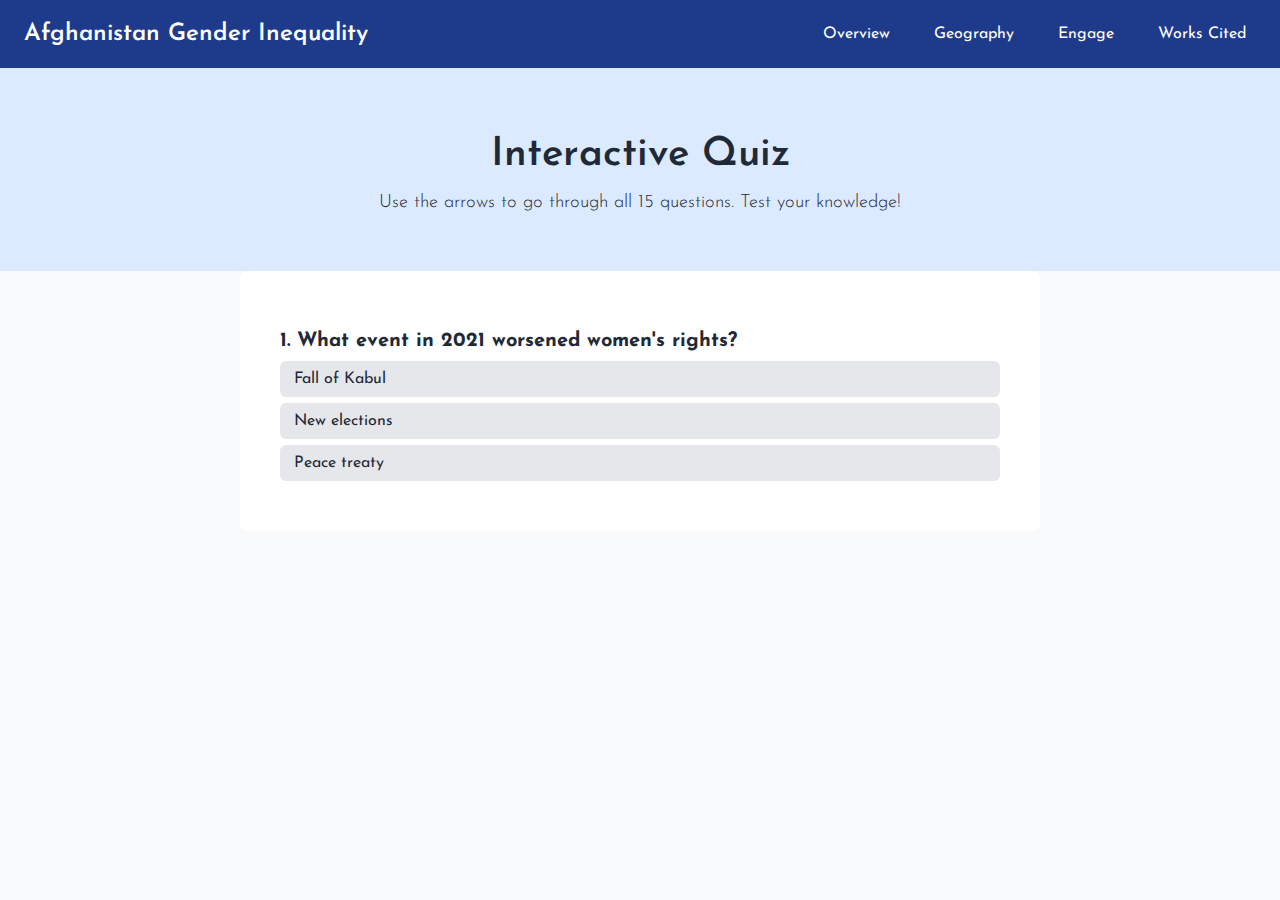
<file: quiz.html>
<!DOCTYPE html>
<html lang="en">
<head>
    <meta charset="UTF-8" />
    <meta name="viewport" content="width=device-width, initial-scale=1.0" />
    <title>Quiz - Afghanistan Gender Inequality</title>
    <link href="https://fonts.googleapis.com/css2?family=Josefin+Sans:wght@300;400;600&display=swap" rel="stylesheet">
    <link href="style.css" rel="stylesheet" />
    <style>
        .quiz-wrapper {
          max-width: 800px;
          margin: 0 auto;
          position: relative;
        }

        .quiz-container {
          padding: 20px;
          overflow: hidden;
          position: relative;
          background: white;
          border-radius: 8px;
        }

        .quiz-track {
          display: flex;
          transition: transform 0.5s ease-in-out;
        }

        .question-slide {
          min-width: 100%;
          box-sizing: border-box;
          padding: 20px;
          animation: fadeUp 0.8s ease both;
        }

        .question-slide h3 {
          font-size: 1.25rem;
          margin-bottom: 10px;
        }

        .option {
          display: block;
          margin: 6px 0;
          padding: 10px 14px;
          border-radius: 6px;
          background: #e5e7eb;
          cursor: pointer;
          transition: background 0.3s ease;
        }

        .option:hover {
          background: #c7d2fe;
        }

        .feedback {
          margin-top: 10px;
          font-weight: bold;
        }

        .carousel-button {
          position: absolute;
          top: 58.5%;
          background-color: rgba(30, 58, 138, 0.9);
          color: white;
          border: none;
          font-size: 2rem;
          padding: 8px 14px;
          cursor: pointer;
          z-index: 100;
          border-radius: 6px;
          transition: all 0.3s ease;
          box-shadow: 0 4px 8px rgba(0, 0, 0, 0.15);
          opacity: 0;
        }

        .carousel-button.left {
          left: -10px;
          animation: fadeSlideLeft 0.8s ease-out 0.4s forwards;
        }

        .carousel-button.right {
          right: -10px;
          animation: fadeSlideRight 0.8s ease-out 0.4s forwards;
        }

        .carousel-button:hover {
          transform: translateY(-50%) scale(1.1);
          background-color: rgba(30, 58, 138, 1);
          box-shadow: 0 0 12px rgba(59, 130, 246, 0.6);
        }

        @keyframes fadeSlideLeft {
          from { opacity: 0; transform: translateX(-30px) translateY(-50%); }
          to { opacity: 1; transform: translateX(0) translateY(-50%); }
        }

        @keyframes fadeSlideRight {
          from { opacity: 0; transform: translateX(30px) translateY(-50%); }
          to { opacity: 1; transform: translateX(0) translateY(-50%); }
        }

        .score {
          text-align: center;
          font-size: 1.3rem;
          font-weight: bold;
          color: #1e3a8a;
          margin-top: 20px;
        }

        .restart-container {
          display: none;
          justify-content: center;
          margin-top: 10px;
        }

        #restart-btn {
          padding: 10px 20px;
          background-color: #1e3a8a;
          color: white;
          border: none;
          border-radius: 6px;
          cursor: pointer;
          font-size: 1rem;
        }

        #restart-btn:hover {
          background-color: #3749ab;
        }
    </style>
</head>
<body>

<nav class="navbar">
    <div class="logo">Afghanistan Gender Inequality</div>
    <ul class="nav-links">
        <li class="dropdown">
            <a href="#">Overview</a>
            <ul class="dropdown-content">
                <li><a href="index.html">Home</a></li>
                <li><a href="education.html">Education</a></li>
                <li><a href="workplace.html">Workplace</a></li>
            </ul>
        </li>
        <li class="dropdown">
            <a href="#">Geography</a>
            <ul class="dropdown-content">
                <li><a href="population.html">Population</a></li>
                <li><a href="urbanrural.html">Urban vs Rural</a></li>
                <li><a href="stats.html">Dashboard</a></li>
            </ul>
        </li>
        <li class="dropdown">
            <a href="#">Engage</a>
            <ul class="dropdown-content">
                <li><a href="quiz.html">Quiz</a></li>
                <li><a href="videos.html">Videos</a></li>
                <li><a href="takeaction.html">Take Action</a></li>
            </ul>
        </li>
        <li><a href="sources.html">Works Cited</a></li>
    </ul>
</nav>


<header class="hero">
    <h1>Interactive Quiz</h1>
    <p>Use the arrows to go through all 15 questions. Test your knowledge!</p>
</header>

<div class="quiz-wrapper">
    <button class="carousel-button left" onclick="moveSlide(-1)">❮</button>

    <main class="quiz-container">
        <div class="quiz-track" id="quizTrack"></div>
    </main>

    <button class="carousel-button right" onclick="moveSlide(1)">❯</button>
</div>

<div class="score" id="finalScore" style="display:none;"></div>
<div class="restart-container" id="restartContainer">
    <button id="restart-btn" onclick="restartQuiz()">Restart Quiz</button>
</div>

<script>
    const questions = [
      { q: "What event in 2021 worsened women's rights?", options: ["Fall of Kabul", "New elections", "Peace treaty"], answer: 0 },
      { q: "Girls are banned from what?", options: ["Driving", "University", "Internet"], answer: 1 },
      { q: "Who warned of 5% GDP loss?", options: ["FIFA", "UNDP", "NASA"], answer: 1 },
      { q: "What trend results from low female education?", options: ["Low birth rate", "Youth bulge", "More jobs"], answer: 1 },
      { q: "Which jobs are banned for women?", options: ["IT", "Teaching, government", "Farming"], answer: 1 },
      { q: "Who often enforces Taliban rules?", options: ["Women", "International groups", "Religious police"], answer: 2 },
      { q: "What is a mahram?", options: ["Guard dog", "Male guardian", "Travel ban"], answer: 1 },
      { q: "Which index measures gender inequality?", options: ["GDP", "GII", "HDI"], answer: 1 },
      { q: "Taliban's control impacts mostly...", options: ["Men", "Girls and women", "Tourists"], answer: 1 },
      { q: "Secret schools exist because...", options: ["Kids like it", "No teachers", "Education is banned"], answer: 2 },
      { q: "What is Afghanistan's HDI level?", options: ["High", "Medium", "Low"], answer: 2 },
      { q: "Which population group is largest?", options: ["Seniors", "Children/Youth", "Immigrants"], answer: 1 },
      { q: "What's restricted for women in rural areas?", options: ["Phones", "Water", "Healthcare and school access"], answer: 2 },
      { q: "Educating girls improves...", options: ["Oil exports", "Military", "Economy and development"], answer: 2 },
      { q: "What's a key human geography concept here?", options: ["Globalization", "Spatial inequality", "Plate tectonics"], answer: 1 }
    ];

    const track = document.getElementById("quizTrack");
    const scoreEl = document.getElementById("finalScore");
    const restartBtn = document.getElementById("restart-btn");
    const restartContainer = document.getElementById("restartContainer");
    let currentSlide = 0;
    let score = 0;
    let answered = new Array(questions.length).fill(false);

    questions.forEach((q, index) => {
      const slide = document.createElement("div");
      slide.className = "question-slide";
      slide.innerHTML = `
        <h3>${index + 1}. ${q.q}</h3>
        ${q.options.map((opt, i) =>
          `<div class="option" onclick="checkAnswer(${index}, ${i}, this)">${opt}</div>`).join("")}
        <div class="feedback" id="feedback-${index}"></div>
      `;
      track.appendChild(slide);
    });

    function checkAnswer(index, selected, el) {
      const correct = questions[index].answer;
      const feedback = document.getElementById(`feedback-${index}`);
      if (!answered[index]) {
        if (selected === correct) {
          score++;
          feedback.textContent = "✅ Correct!";
          feedback.style.color = "green";
        } else {
          feedback.textContent = "❌ Incorrect. Try again!";
          feedback.style.color = "red";
        }
        answered[index] = true;
      }

      if (answered.every(a => a)) {
        const percent = Math.round((score / questions.length) * 100);
        let message = "";
        if (percent < 50) message = "You need to learn more about gender inequality.";
        else if (percent < 75) message = "You have some common knowledge on the topic.";
        else if (percent < 90) message = "You have pretty decent knowledge!";
        else message = "You have advanced knowledge!";

        scoreEl.innerHTML = `🎉 Final Score: ${percent}% (${score}/${questions.length})<br>${message}`;
        scoreEl.style.display = "block";
        restartContainer.style.display = "flex";
      }
    }

    function moveSlide(dir) {
      const total = questions.length;
      currentSlide += dir;
      if (currentSlide < 0) currentSlide = 0;
      if (currentSlide >= total) currentSlide = total - 1;
      track.style.transform = `translateX(-${currentSlide * 100}%)`;
    }

    function restartQuiz() {
      score = 0;
      currentSlide = 0;
      answered.fill(false);
      track.style.transform = `translateX(0%)`;
      document.querySelectorAll('.feedback').forEach(el => el.textContent = '');
      scoreEl.style.display = "none";
      restartContainer.style.display = "none";
    }
</script>

</body>
</html>
</file>
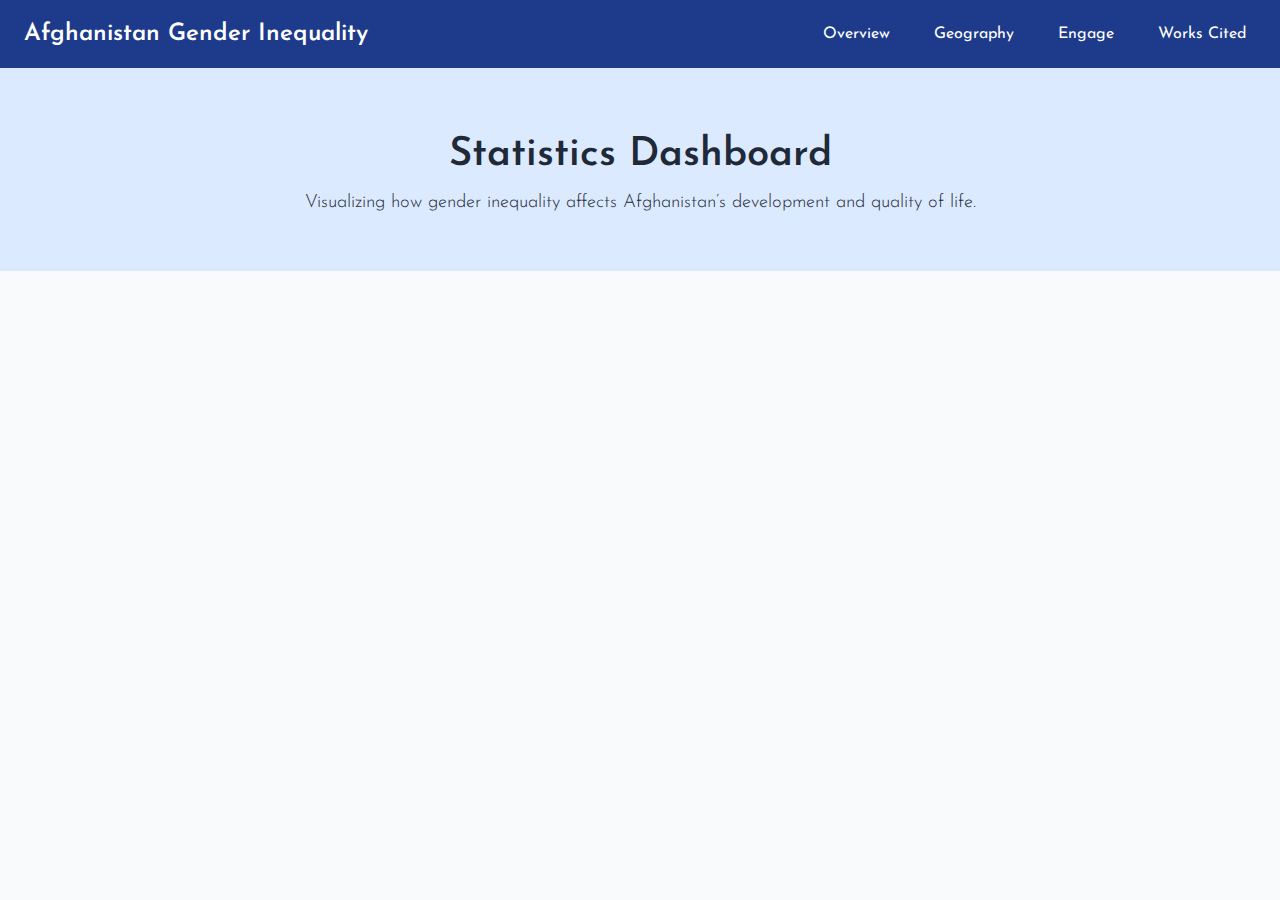
<file: stats.html>
<!DOCTYPE html>
<html lang="en">
<head>
    <meta charset="UTF-8" />
    <meta name="viewport" content="width=device-width, initial-scale=1.0" />
    <title>Statistics Dashboard - Afghanistan Gender Inequality</title>
    <link href="https://fonts.googleapis.com/css2?family=Josefin+Sans:wght@300;400;600&display=swap" rel="stylesheet">
    <link href="style.css" rel="stylesheet" />
</head>
<body class="bg-gray-50 text-gray-800">

<nav class="navbar">
    <div class="logo">Afghanistan Gender Inequality</div>
    <ul class="nav-links">
        <li class="dropdown">
            <a href="#">Overview</a>
            <ul class="dropdown-content">
                <li><a href="index.html">Home</a></li>
                <li><a href="education.html">Education</a></li>
                <li><a href="workplace.html">Workplace</a></li>
            </ul>
        </li>
        <li class="dropdown">
            <a href="#">Geography</a>
            <ul class="dropdown-content">
                <li><a href="population.html">Population</a></li>
                <li><a href="urbanrural.html">Urban vs Rural</a></li>
                <li><a href="stats.html">Dashboard</a></li>
            </ul>
        </li>
        <li class="dropdown">
            <a href="#">Engage</a>
            <ul class="dropdown-content">
                <li><a href="quiz.html">Quiz</a></li>
                <li><a href="videos.html">Videos</a></li>
                <li><a href="takeaction.html">Take Action</a></li>
            </ul>
        </li>
        <li><a href="sources.html">Works Cited</a></li>
    </ul>
</nav>



<header class="hero">
    <h1>Statistics Dashboard</h1>
    <p>Visualizing how gender inequality affects Afghanistan’s development and quality of life.</p>
</header>

<main class="content">
    <section>
        <h2>Key Indicators</h2>
        <ul>
            <li><strong>HDI:</strong> 0.478 (Low Human Development)</li>
            <li><strong>Gender Inequality Index (GII):</strong> 0.655</li>
            <li><strong>Female Literacy Rate:</strong> ~30%</li>
            <li><strong>GDP per capita:</strong> ~$368 USD (World Bank est.)</li>
        </ul>
    </section>

    <section>
        <h2>Impact of Gender Inequality</h2>
        <p>Each of these stats reflects how excluding women from school and work affects the whole country. Literacy, income, and life expectancy are all lower where women's rights are suppressed.</p>
    </section>

    <section>
        <h2>Connection to Human Geography (Unit 7)</h2>
        <p>This relates to measuring development, including HDI and GII. Gender inequality directly lowers Afghanistan’s ranking and weakens the economy, education system, and health outcomes.</p>
    </section>
</main>

</body>
</html>
</file>
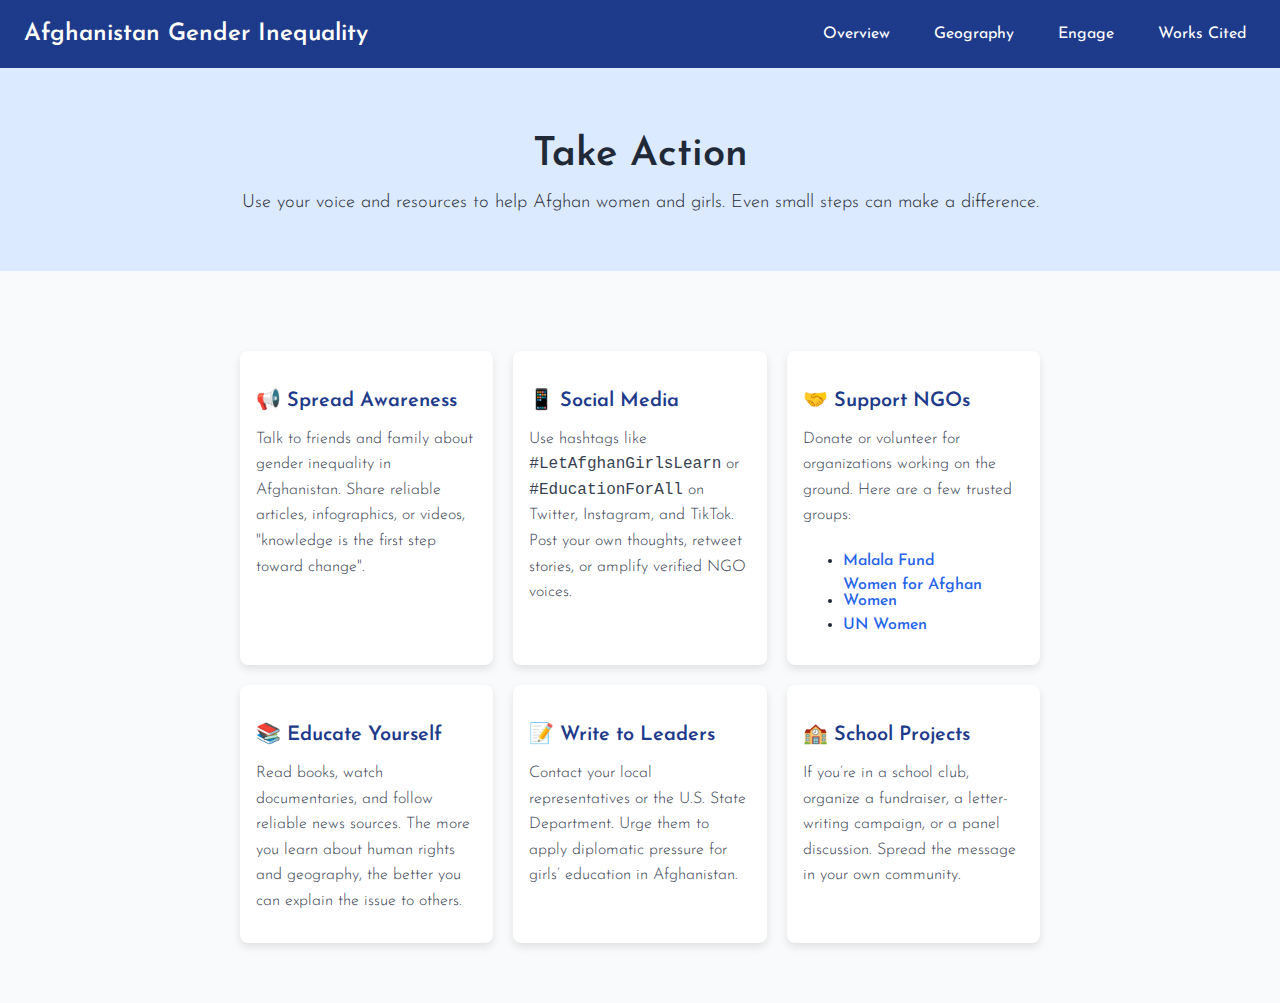
<file: takeaction.html>
<!DOCTYPE html>
<html lang="en">
<head>
    <meta charset="UTF-8" />
    <meta name="viewport" content="width=device-width, initial-scale=1.0" />
    <title>Take Action - Afghanistan Gender Inequality</title>
    <link href="https://fonts.googleapis.com/css2?family=Josefin+Sans:wght@300;400;600&display=swap" rel="stylesheet">
    <link rel="stylesheet" href="style.css" />

    <style>
        .action-section {
          max-width: 800px;
          margin: 40px auto;
          padding: 20px;
          animation: fadeUp 0.8s ease both;
        }

        .action-section h1 {
          font-size: 2rem;
          margin-bottom: 16px;
          text-align: center;
          font-weight: 600;
        }

        .action-grid {
          display: grid;
          grid-template-columns: repeat(auto-fit, minmax(240px, 1fr));
          gap: 20px;
          margin-top: 20px;
        }

        .action-card {
          background-color: #ffffff;
          border-radius: 8px;
          padding: 16px;
          box-shadow: 0 4px 8px rgba(0, 0, 0, 0.1);
          transition: transform 0.3s ease, box-shadow 0.3s ease;
        }
        .action-card:hover {
          transform: translateY(-4px);
          box-shadow: 0 8px 16px rgba(0, 0, 0, 0.15);
        }

        .action-card h3 {
          font-size: 1.25rem;
          margin-bottom: 8px;
          color: #1e3a8a;
          font-weight: 600;
        }

        .action-card p {
          font-size: 1rem;
          color: #374151;
          line-height: 1.6;
          font-weight: 300;
          margin-bottom: 12px;
        }

        .action-card a {
          display: inline-block;
          margin-top: 8px;
          color: #2563eb;
          text-decoration: none;
          font-weight: 500;
          transition: color 0.3s ease;
        }
        .action-card a:hover {
          color: #1e40af;
        }
    </style>
</head>
<body>

<nav class="navbar">
    <div class="logo">Afghanistan Gender Inequality</div>
    <ul class="nav-links">
        <li class="dropdown">
            <a href="#">Overview</a>
            <ul class="dropdown-content">
                <li><a href="index.html">Home</a></li>
                <li><a href="education.html">Education</a></li>
                <li><a href="workplace.html">Workplace</a></li>
            </ul>
        </li>
        <li class="dropdown">
            <a href="#">Geography</a>
            <ul class="dropdown-content">
                <li><a href="population.html">Population</a></li>
                <li><a href="urbanrural.html">Urban vs Rural</a></li>
                <li><a href="stats.html">Dashboard</a></li>
            </ul>
        </li>
        <li class="dropdown">
            <a href="#">Engage</a>
            <ul class="dropdown-content">
                <li><a href="quiz.html">Quiz</a></li>
                <li><a href="videos.html">Videos</a></li>
                <li><a href="takeaction.html">Take Action</a></li>
            </ul>
        </li>
        <li><a href="sources.html">Works Cited</a></li>
    </ul>
</nav>


<header class="hero">
    <h1>Take Action</h1>
    <p>Use your voice and resources to help Afghan women and girls. Even small steps can make a difference.</p>
</header>

<main class="action-section">
    <div class="action-grid">
        <!-- Card 1 -->
        <div class="action-card">
            <h3>📢 Spread Awareness</h3>
            <p>Talk to friends and family about gender inequality in Afghanistan. Share reliable articles, infographics, or videos, "knowledge is the first step toward change".</p>
        </div>

        <!-- Card 2 -->
        <div class="action-card">
            <h3>📱 Social Media</h3>
            <p>Use hashtags like <code>#LetAfghanGirlsLearn</code> or <code>#EducationForAll</code> on Twitter, Instagram, and TikTok. Post your own thoughts, retweet stories, or amplify verified NGO voices.</p>
        </div>

        <!-- Card 3 -->
        <div class="action-card">
            <h3>🤝 Support NGOs</h3>
            <p>Donate or volunteer for organizations working on the ground. Here are a few trusted groups:</p>
            <ul>
                <li><a href="https://www.malalafund.org/" target="_blank">Malala Fund</a></li>
                <li><a href="https://www.womenforafghanwomen.org/" target="_blank">Women for Afghan Women</a></li>
                <li><a href="https://unwomen.org" target="_blank">UN Women</a></li>
            </ul>
        </div>

        <!-- Card 4 -->
        <div class="action-card">
            <h3>📚 Educate Yourself</h3>
            <p>Read books, watch documentaries, and follow reliable news sources. The more you learn about human rights and geography, the better you can explain the issue to others.</p>
        </div>

        <!-- Card 5 -->
        <div class="action-card">
            <h3>📝 Write to Leaders</h3>
            <p>Contact your local representatives or the U.S. State Department. Urge them to apply diplomatic pressure for girls’ education in Afghanistan.</p>
        </div>

        <!-- Card 6 -->
        <div class="action-card">
            <h3>🏫 School Projects</h3>
            <p>If you’re in a school club, organize a fundraiser, a letter-writing campaign, or a panel discussion. Spread the message in your own community.</p>
        </div>
    </div>
</main>


</body>
</html>
</file>
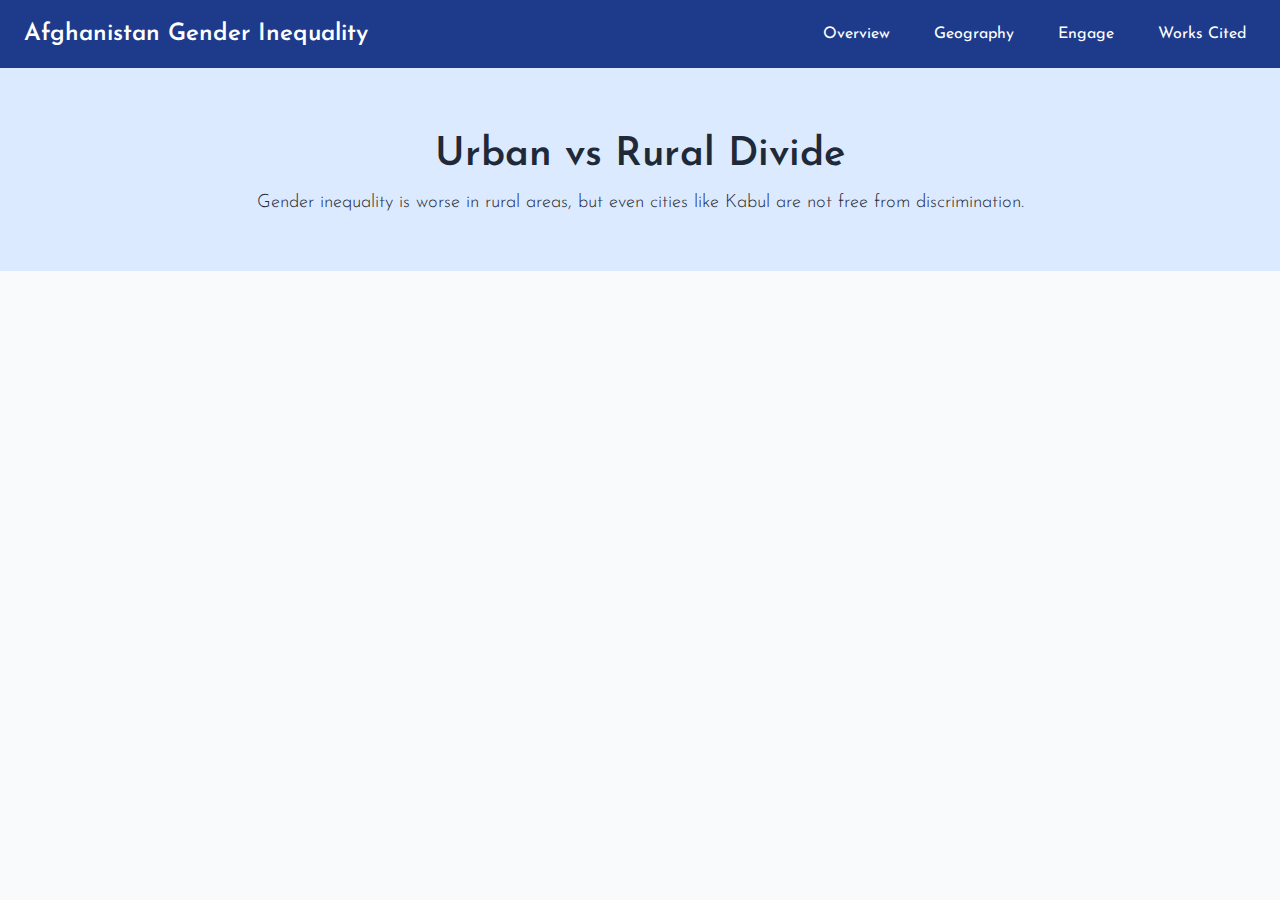
<file: urbanrural.html>
<!DOCTYPE html>
<html lang="en">
<head>
    <meta charset="UTF-8" />
    <meta name="viewport" content="width=device-width, initial-scale=1.0" />
    <title>Urban vs Rural Divide - Afghanistan Gender Inequality</title>
    <link href="https://fonts.googleapis.com/css2?family=Josefin+Sans:wght@300;400;600&display=swap" rel="stylesheet">
    <link href="style.css" rel="stylesheet" />
</head>
<body class="bg-gray-50 text-gray-800">

<nav class="navbar">
    <div class="logo">Afghanistan Gender Inequality</div>
    <ul class="nav-links">
        <li class="dropdown">
            <a href="#">Overview</a>
            <ul class="dropdown-content">
                <li><a href="index.html">Home</a></li>
                <li><a href="education.html">Education</a></li>
                <li><a href="workplace.html">Workplace</a></li>
            </ul>
        </li>
        <li class="dropdown">
            <a href="#">Geography</a>
            <ul class="dropdown-content">
                <li><a href="population.html">Population</a></li>
                <li><a href="urbanrural.html">Urban vs Rural</a></li>
                <li><a href="stats.html">Dashboard</a></li>
            </ul>
        </li>
        <li class="dropdown">
            <a href="#">Engage</a>
            <ul class="dropdown-content">
                <li><a href="quiz.html">Quiz</a></li>
                <li><a href="videos.html">Videos</a></li>
                <li><a href="takeaction.html">Take Action</a></li>
            </ul>
        </li>
        <li><a href="sources.html">Works Cited</a></li>
    </ul>
</nav>

<header class="hero">
    <h1>Urban vs Rural Divide</h1>
    <p>Gender inequality is worse in rural areas, but even cities like Kabul are not free from discrimination.</p>
</header>

<main class="content">
    <section>
        <h2>City vs Countryside</h2>
        <p>Urban areas like Kabul once offered more freedom and education for women. However, even there, the Taliban has rolled back rights. In rural areas, strict traditions and Taliban policies reinforce gender roles even more harshly.</p>
    </section>

    <section>
        <h2>Access to Education & Healthcare</h2>
        <p>In rural regions, schools are farther apart, healthcare is limited, and social norms are more conservative. Girls face both cultural and logistical barriers to learning or working outside the home.</p>
    </section>

    <section>
        <h2>Migration Patterns</h2>
        <p>Before the Taliban, many women moved from rural areas to cities for education and jobs. With increasing restrictions, internal migration has slowed, and opportunities have vanished across the country.</p>
    </section>

    <section>
        <h2>Connection to Human Geography (Unit 6)</h2>
        <p>Unit 6 covers urbanization and access to services. The urban-rural divide in Afghanistan shows spatial inequality and how geography and development affect who has access to basic rights.</p>
    </section>
</main>

</body>
</html>
</file>
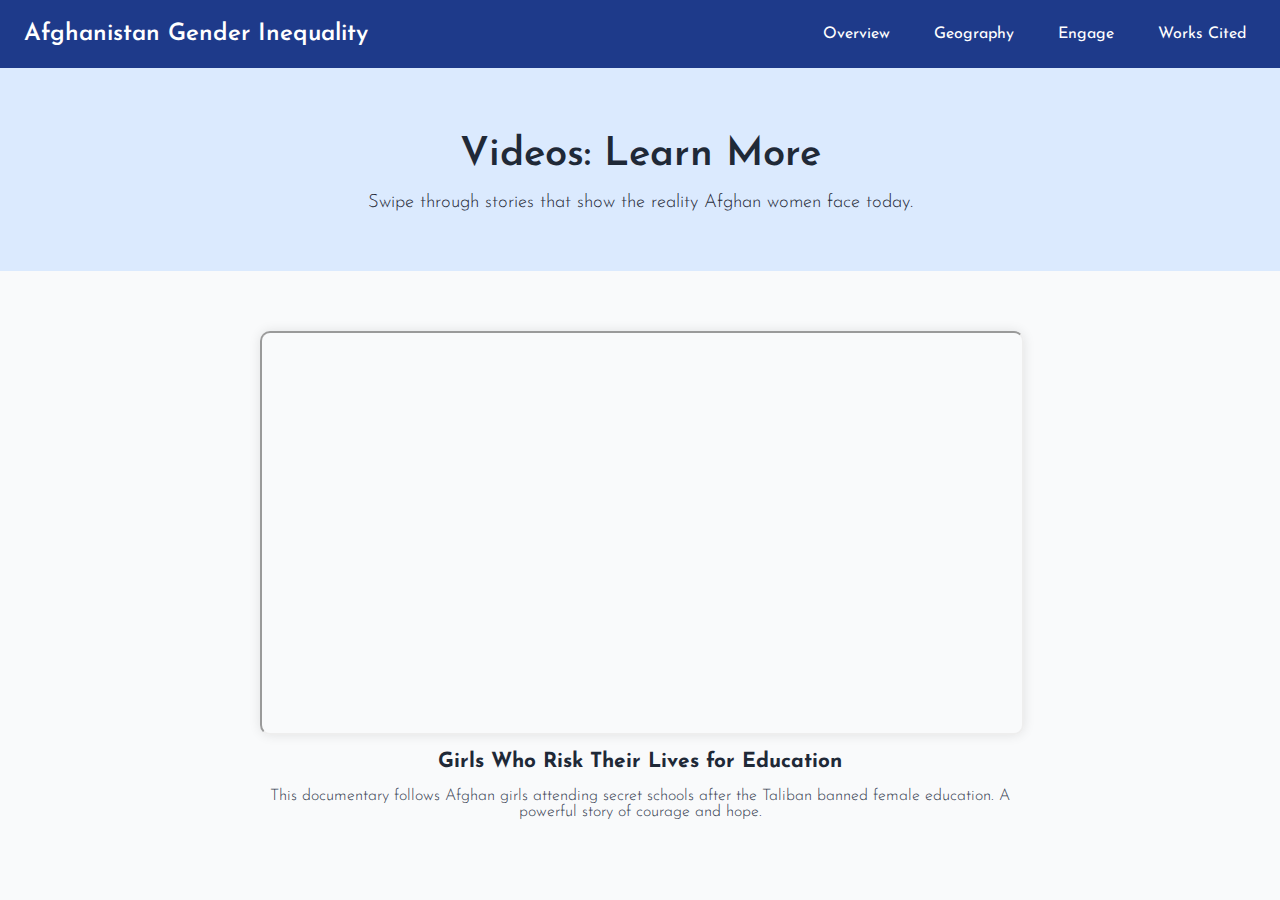
<file: videos.html>
<!DOCTYPE html>
<html lang="en">
<head>
    <meta charset="UTF-8" />
    <meta name="viewport" content="width=device-width, initial-scale=1.0" />
    <title>Videos - Afghanistan Gender Inequality</title>
    <link href="https://fonts.googleapis.com/css2?family=Josefin+Sans:wght@300;400;600&display=swap" rel="stylesheet">
    <link href="style.css" rel="stylesheet" />
    <style>
        .carousel-container {
          max-width: 800px;
          margin: 40px auto;
          position: relative;
          overflow: hidden;
        }

        .carousel-track {
          display: flex;
          transition: transform 0.5s ease-in-out;
        }

        .video-slide {
          min-width: 100%;
          box-sizing: border-box;
          padding: 20px;
          text-align: center;
          animation: fadeUp 0.8s ease both;
        }

        .video-slide iframe {
          width: 100%;
          height: 400px;
          border-radius: 10px;
          box-shadow: 0 0 12px rgba(0, 0, 0, 0.1);
        }

        .video-slide h3 {
          font-size: 1.3rem;
          margin-top: 12px;
          margin-bottom: 6px;
        }

        .video-slide p {
          font-size: 1rem;
          color: #374151;
          font-weight: 300;
        }

        @keyframes fadeSlideLeft {
          from {
            opacity: 0;
            transform: translateX(-30px) translateY(-50%);
          }
          to {
            opacity: 1;
            transform: translateX(0) translateY(-50%);
          }
        }

        @keyframes fadeSlideRight {
          from {
            opacity: 0;
            transform: translateX(30px) translateY(-50%);
          }
          to {
            opacity: 1;
            transform: translateX(0) translateY(-50%);
          }
        }

        .carousel-button {
          position: absolute;
          top: 43%;
          background-color: rgba(30, 58, 138, 0.9);
          color: white;
          border: none;
          font-size: 2rem;
          padding: 8px 14px;
          cursor: pointer;
          z-index: 10;
          border-radius: 6px;
          transition: all 0.3s ease;
          box-shadow: 0 4px 8px rgba(0, 0, 0, 0.15);
          opacity: 0;
        }

        .carousel-button.left {
          left: 10px;
          animation: fadeSlideLeft 0.8s ease-out 0.4s forwards;
        }

        .carousel-button.right {
          right: 10px;
          animation: fadeSlideRight 0.8s ease-out 0.4s forwards;
        }

        .carousel-button:hover {
          transform: translateY(-50%) scale(1.1);
          background-color: rgba(30, 58, 138, 1);
          box-shadow: 0 0 12px rgba(59, 130, 246, 0.6);
        }
    </style>
</head>
<body>
<nav class="navbar">
    <div class="logo">Afghanistan Gender Inequality</div>
    <ul class="nav-links">
        <li class="dropdown">
            <a href="#">Overview</a>
            <ul class="dropdown-content">
                <li><a href="index.html">Home</a></li>
                <li><a href="education.html">Education</a></li>
                <li><a href="workplace.html">Workplace</a></li>
            </ul>
        </li>
        <li class="dropdown">
            <a href="#">Geography</a>
            <ul class="dropdown-content">
                <li><a href="population.html">Population</a></li>
                <li><a href="urbanrural.html">Urban vs Rural</a></li>
                <li><a href="stats.html">Dashboard</a></li>
            </ul>
        </li>
        <li class="dropdown">
            <a href="#">Engage</a>
            <ul class="dropdown-content">
                <li><a href="quiz.html">Quiz</a></li>
                <li><a href="videos.html">Videos</a></li>
                <li><a href="takeaction.html">Take Action</a></li>
            </ul>
        </li>
        <li><a href="sources.html">Works Cited</a></li>
    </ul>
</nav>




<header class="hero">
    <h1>Videos: Learn More</h1>
    <p>Swipe through stories that show the reality Afghan women face today.</p>
</header>

<main class="carousel-container">
    <button class="carousel-button left" onclick="moveSlide(-1)">❮</button>
    <div class="carousel-track" id="carouselTrack">
        <div class="video-slide">
            <iframe src="https://www.youtube.com/embed/8GUPqbq2xIc" allowfullscreen></iframe>
            <h3>Girls Who Risk Their Lives for Education</h3>
            <p>This documentary follows Afghan girls attending secret schools after the Taliban banned female education. A powerful story of courage and hope.</p>
        </div>
        <div class="video-slide">
            <iframe src="https://www.youtube.com/embed/ecbxvIB_XlY" allowfullscreen></iframe>
            <h3>Life for Afghan Women After Taliban Takeover</h3>
            <p>BBC News shows the devastating restrictions placed on women after the Taliban’s return, and how everyday life has changed dramatically.</p>
        </div>
        <div class="video-slide">
            <iframe src="https://www.youtube.com/embed/1Fowf46GxXI" allowfullscreen></iframe>
            <h3>What Afghan Women Want the World to Know</h3>
            <p>Afghan women speak directly to the world about their fears, dreams, and the harsh new reality they face under Taliban rule.</p>
        </div>
    </div>
    <button class="carousel-button right" onclick="moveSlide(1)">❯</button>
</main>


<script>
    let currentSlide = 0;
    const track = document.getElementById("carouselTrack");
    const totalSlides = track.children.length;

    function moveSlide(direction) {
      currentSlide += direction;
      if (currentSlide < 0) currentSlide = totalSlides - 1;
      if (currentSlide >= totalSlides) currentSlide = 0;
      track.style.transform = `translateX(-${currentSlide * 100}%)`;
    }
</script>

</body>
</html>
</file>
<file: style.css>
/* Base Styles */
body {
  font-family: 'Josefin Sans', sans-serif;
  background-color: #f9fafb;
  color: #1f2937;
  margin: 0;
  padding: 0;
}

/* Keyframe Animations */
@keyframes slideDown {
  0% {
    transform: translateY(-100%);
    opacity: 0;
  }
  100% {
    transform: translateY(0%);
    opacity: 1;
  }
}

@keyframes fadeUp {
  0% {
    transform: translateY(20px);
    opacity: 0;
  }
  100% {
    transform: translateY(0px);
    opacity: 1;
  }
}

@keyframes fadeIn {
  0% { opacity: 0; }
  100% { opacity: 1; }
}

/* Navbar */
.navbar {
  background-color: #1e3a8a;
  display: flex;
  justify-content: space-between;
  align-items: center;
  padding: 16px 24px;
  font-family: 'Josefin Sans', sans-serif;
}

.logo {
  color: white;
  font-size: 1.5rem;
  font-weight: 600;
}

.nav-links {
  list-style: none;
  display: flex;
  gap: 24px;
  margin: 0;
  padding: 0;
}

.nav-links li {
  position: relative;
}

.nav-links a {
  color: white;
  text-decoration: none;
  padding: 10px;
  font-size: 1rem;
  position: relative;
  display: inline-block;
  z-index: 1;
}

/* Underline animation */
.nav-links a::after {
  content: '';
  position: absolute;
  left: 0;
  bottom: 4px;
  width: 0;
  height: 2px;
  background-color: white;
  transition: width 0.3s ease;
  z-index: 2;
}

.nav-links a:hover::after {
  width: 100%;
}

/* Dropdown container */
.dropdown-content {
  display: flex;
  flex-direction: column;
  position: absolute;
  top: 100%;
  left: 0;
  background-color: #1e3a8a;
  padding: 10px 0;
  min-width: 180px;
  border-radius: 6px;
  box-shadow: 0 8px 16px rgba(0, 0, 0, 0.25);
  opacity: 0;
  transform: translateY(10px);
  pointer-events: none;
  transition: opacity 0.3s ease, transform 0.3s ease;
  z-index: 10;
}

/* Reveal dropdown smoothly on hover */
.dropdown:hover .dropdown-content {
  opacity: 1;
  transform: translateY(0);
  pointer-events: auto;
}

.dropdown-content a {
  padding: 10px 14px;
  color: white;
  font-size: 0.95rem;
  text-decoration: none;
  position: relative;
}

.dropdown-content a::after {
  content: '';
  position: absolute;
  left: 0;
  bottom: 4px;
  width: 0;
  height: 2px;
  background-color: white;
  transition: width 0.3s ease;
}

.dropdown-content a:hover::after {
  width: 100%;
}

.dropdown:hover .dropdown-content {
  display: block;
}

/* Dropdown animation */
@keyframes fadeSlideDown {
  from {
    opacity: 0;
    transform: translateY(-8px);
  }
  to {
    opacity: 1;
    transform: translateY(0);
  }
}


/* Dropdown content (initially hidden) */
.dropdown-content {
  display: none;
  position: absolute;
  top: 100%;
  left: 0;
  transform: translateY(10px); /* create space for underline animation */
  background-color: #1e3a8a;
  border-radius: 8px;
  box-shadow: 0 8px 20px rgba(0, 0, 0, 0.25);
  z-index: 10;
  min-width: 180px;
  padding: 10px 0;
  animation: fadeSlideDown 0.25s ease;
  pointer-events: auto;
}




.dropdown-content li {
  display: block;
  padding: 0;
}

.dropdown-content a {
  display: block;
  padding: 10px 14px;
  font-size: 0.95rem;
}

/* Show dropdown on hover */
.dropdown:hover .dropdown-content {
  display: block;
}

/* Animation */
@keyframes fadeSlideDown {
  from {
    opacity: 0;
    transform: translateY(-8px);
  }
  to {
    opacity: 1;
    transform: translateY(0);
  }
}


/* Hero Section */
.hero {
  background-color: #dbeafe;
  text-align: center;
  padding: 40px 20px;
  animation: fadeUp 1s ease-in-out forwards;
}

.hero h1 {
  font-size: 2.5rem;
  margin-bottom: 10px;
  font-weight: 600;
}

.hero p {
  font-size: 1.15rem;
  font-weight: 300;
}

/* Main Content */
.content {
  padding: 20px;
  max-width: 700px;
  margin: auto;
}

.content section {
  opacity: 0;
  animation: fadeUp 1s ease forwards;
  animation-delay: 0.3s;
  margin-bottom: 30px;
}

.content section:nth-of-type(2) {
  animation-delay: 0.6s;
}
.content section:nth-of-type(3) {
  animation-delay: 0.9s;
}

.content h2 {
  font-size: 1.65rem;
  margin-top: 20px;
  margin-bottom: 10px;
  font-weight: 600;
}

.content p {
  font-size: 1rem;
  line-height: 1.6;
  font-weight: 300;
}
.image-text-block {
  display: flex;
  flex-direction: row;
  align-items: center;
  justify-content: space-between;
  gap: 24px;
  margin: 40px auto;
  max-width: 900px;
  padding: 20px;
  animation: fadeUp 0.8s ease both;
  flex-wrap: wrap; /* allows wrapping on smaller screens */
  text-align: left;
}

.image-text-block.reverse {
  flex-direction: row-reverse;
}

.section-image {
  flex: 1 1 45%;
  max-height: 300px;
  object-fit: cover;
  border-radius: 8px;
  box-shadow: 0 6px 12px rgba(0, 0, 0, 0.2);
  width: 100%;
}

.text-content {
  flex: 1 1 45%;
  font-size: 1rem;
  line-height: 1.6;
  color: #1f2937;
}

.image-caption {
  margin-top: 8px;
  font-size: 0.9rem;
  color: #374151;
  font-style: italic;
  font-weight: 300;
}
</file>
